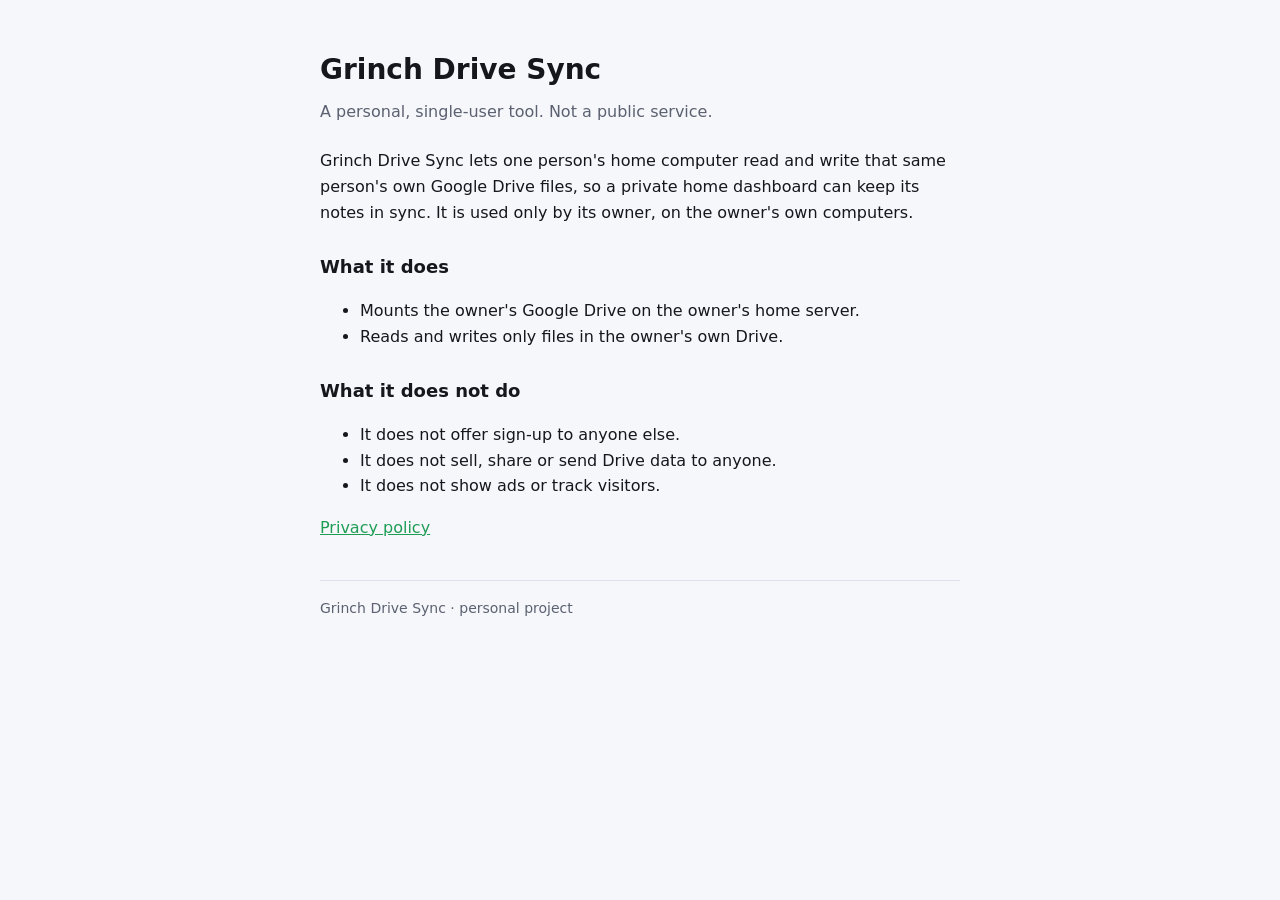
<file: index.html>
<!doctype html>
<html lang="en"><head><meta charset="utf-8"><meta name="viewport" content="width=device-width,initial-scale=1">
<title>Grinch Drive Sync</title><link rel="stylesheet" href="style.css"></head>
<body><main>
<h1>Grinch Drive Sync</h1>
<p class="sub">A personal, single-user tool. Not a public service.</p>
<p>Grinch Drive Sync lets one person's home computer read and write that same person's own Google Drive files, so a private home dashboard can keep its notes in sync. It is used only by its owner, on the owner's own computers.</p>
<h2>What it does</h2>
<ul><li>Mounts the owner's Google Drive on the owner's home server.</li><li>Reads and writes only files in the owner's own Drive.</li></ul>
<h2>What it does not do</h2>
<ul><li>It does not offer sign-up to anyone else.</li><li>It does not sell, share or send Drive data to anyone.</li><li>It does not show ads or track visitors.</li></ul>
<p><a href="privacy.html">Privacy policy</a></p>
<footer>Grinch Drive Sync · personal project</footer>
</main></body></html>
</file>
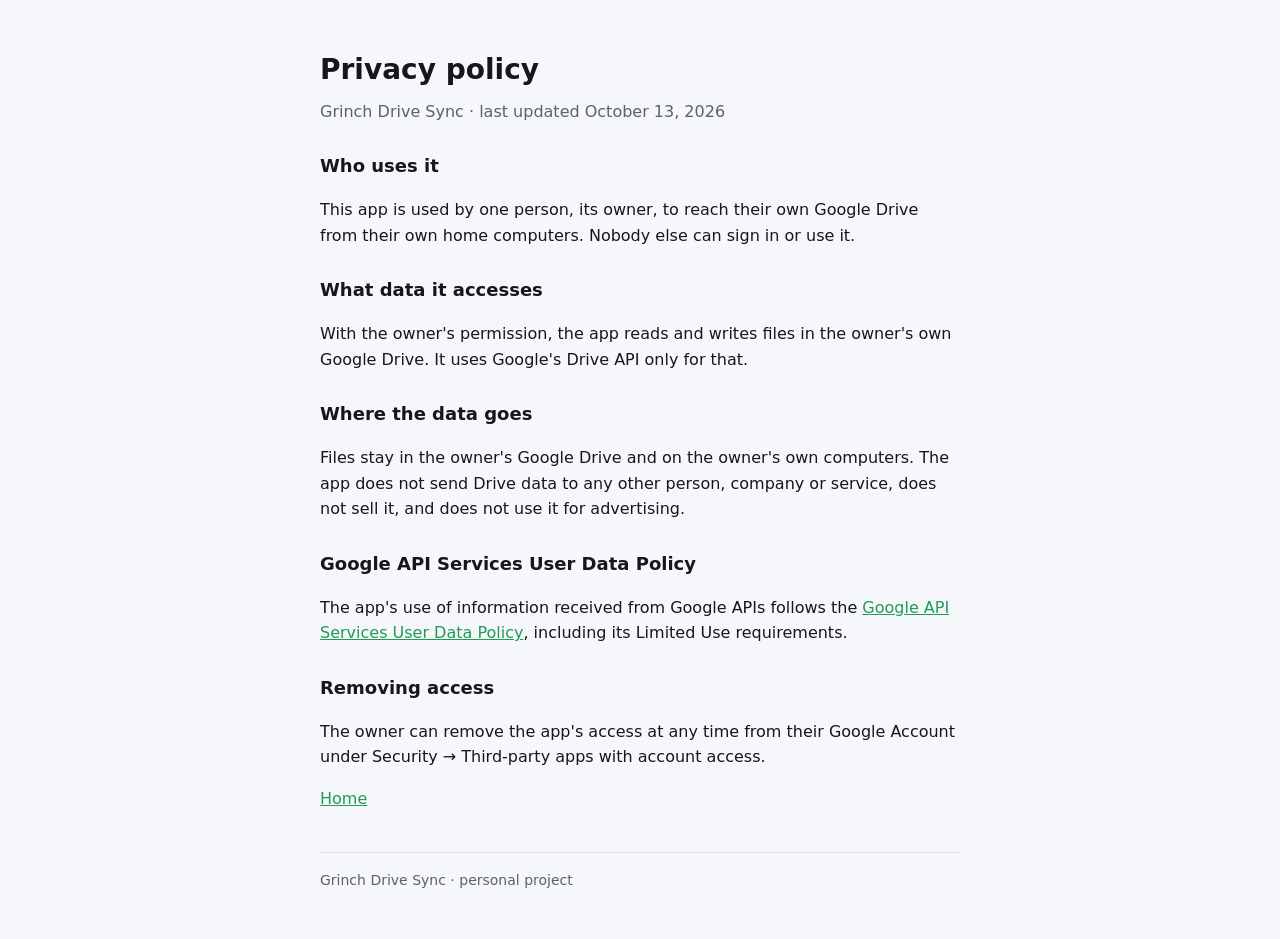
<file: privacy.html>
<!doctype html>
<html lang="en"><head><meta charset="utf-8"><meta name="viewport" content="width=device-width,initial-scale=1">
<title>Privacy · Grinch Drive Sync</title><link rel="stylesheet" href="style.css"></head>
<body><main>
<h1>Privacy policy</h1>
<p class="sub">Grinch Drive Sync · last updated October 13, 2026</p>
<h2>Who uses it</h2>
<p>This app is used by one person, its owner, to reach their own Google Drive from their own home computers. Nobody else can sign in or use it.</p>
<h2>What data it accesses</h2>
<p>With the owner's permission, the app reads and writes files in the owner's own Google Drive. It uses Google's Drive API only for that.</p>
<h2>Where the data goes</h2>
<p>Files stay in the owner's Google Drive and on the owner's own computers. The app does not send Drive data to any other person, company or service, does not sell it, and does not use it for advertising.</p>
<h2>Google API Services User Data Policy</h2>
<p>The app's use of information received from Google APIs follows the <a href="https://developers.google.com/terms/api-services-user-data-policy">Google API Services User Data Policy</a>, including its Limited Use requirements.</p>
<h2>Removing access</h2>
<p>The owner can remove the app's access at any time from their Google Account under Security → Third-party apps with account access.</p>
<p><a href="index.html">Home</a></p>
<footer>Grinch Drive Sync · personal project</footer>
</main></body></html>
</file>
<file: style.css>
:root{--bg:#f6f7fb;--fg:#15171c;--muted:#5b6170;--line:#dde1ea;--acc:#1f9d55}
@media (prefers-color-scheme:dark){:root{--bg:#0e1116;--fg:#e8ebf1;--muted:#9aa3b2;--line:#252b36;--acc:#3ccf7e}}
*{box-sizing:border-box}body{margin:0;background:var(--bg);color:var(--fg);font:16px/1.6 system-ui,-apple-system,"Segoe UI",sans-serif}
main{max-width:680px;margin:0 auto;padding:48px 20px}h1{font-size:28px;margin:0 0 6px}h2{font-size:18px;margin:28px 0 6px}
p,li{color:var(--fg)}.sub{color:var(--muted);margin:0 0 24px}a{color:var(--acc)}footer{margin-top:40px;padding-top:16px;border-top:1px solid var(--line);color:var(--muted);font-size:14px}
</file>
